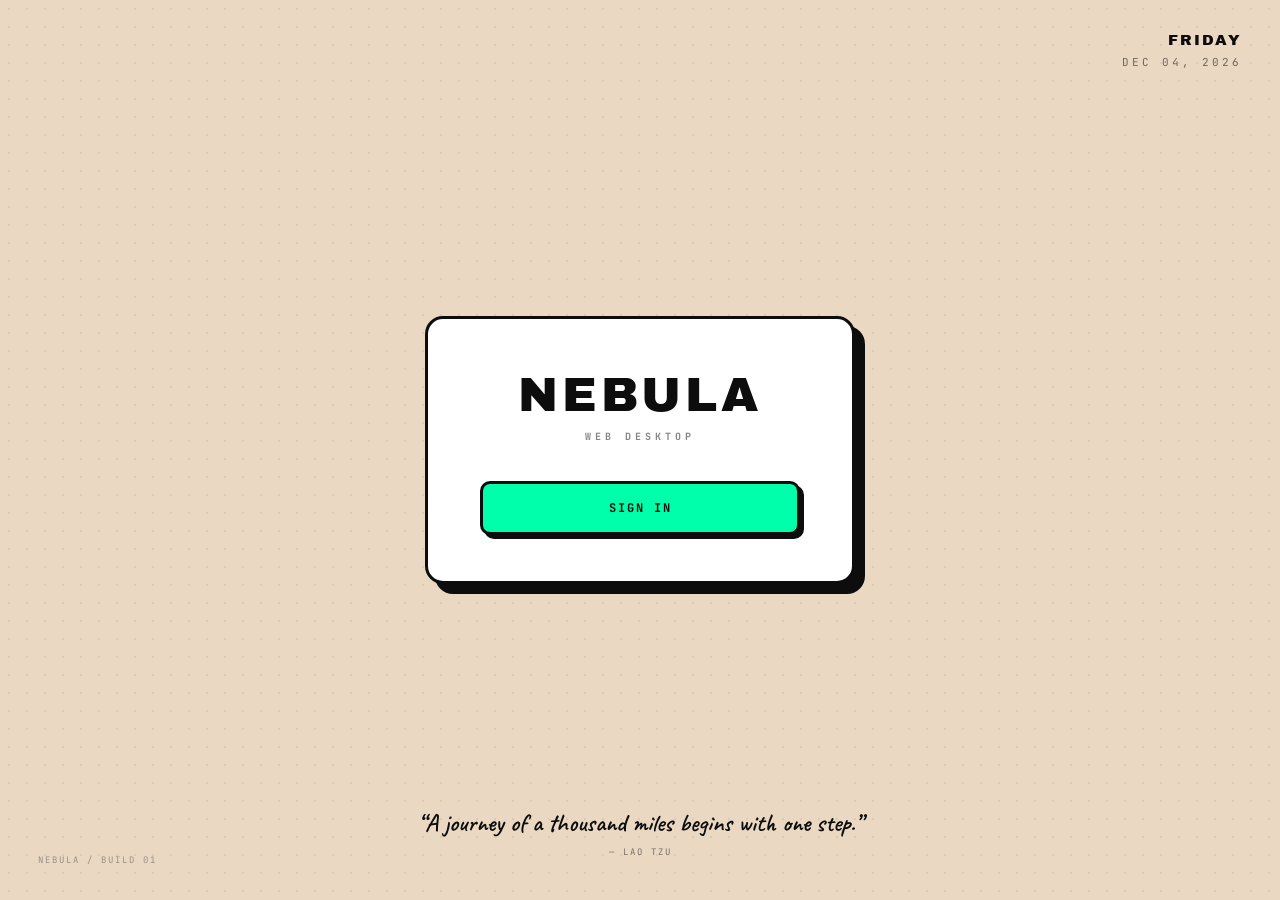
<file: index.html>
<!DOCTYPE html>
<html lang="en">
  <head>
    <meta charset="UTF-8" />
    <meta name="viewport" content="width=device-width, initial-scale=1.0"/>
    <title>NEBULA OS</title>
    <link rel="stylesheet" href="style.css"/>
    <link 
      href="https://fonts.googleapis.com/css2?family=Archivo+Black&family=Caveat:wght@500;600;700&family=Inter:wght@300;400;500;600;700&family=JetBrains+Mono:wght@400;700&family=Syne:wght@400;700;800&display=swap" rel="stylesheet"/>
  </head>
  <body>

<!-- login -->
    <div id="login-screen">
      <div class="login-date">
        <div id="login-day">SATURDAY</div>
        <div id="login-date-text">05 SEP 2026</div>
      </div>

      <div class="login-card">
        <div class="login-logo">NEBULA</div> 
        <div class="login-subtitle">WEB DESKTOP</div>

        <button id="sign-in-btn" class="login-btn">SIGN IN</button>
      </div>

      <div class="login-quote">
        <div class="quote-text">“A journey of a thousand miles begins with one step.”</div>
        <div class="quote-author">— LAO TZU</div>
      </div>

      <div class="login-footer">NEBULA / BUILD 01</div>
    </div>
<!-- desktop -->
    <div id="desktop" style="display:none">
      <div id="desktop-bg"></div>
      <canvas id="wormhole-canvas" 
      style="display:none; position:fixed; inset:0; z-index:99970; pointer-events:none;"> </canvas>
      <div id="toast-container" class="toast-container"></div>
      <div id="topbar">
        <div class="topbar-left">
          <div class="logo-mark">◉</div>
          <div class="logo-text">NEBULA</div>
        </div>
        <div class="topbar-right">
          <span id="date">SUN, JUN21</span>
          <span id="clock" >00:00</span>
        </div>
      </div>

      <div id="desktop-icons">
        <div class="desk-icon" data-app="terminal">
          <div class="desk-icon-box" style="background: #00ffab">
            <svg width="28" height="28" viewBox="0 0 24 24" fill="none" stroke="#000" stroke-width="2.5">
              <polyline points="4 17 10 11 4 5"></polyline>
              <line x1="12" y1="19" x2="20" y2="19"></line>
            </svg>
          </div>
          <div class="desk-icon-label">TERMINAL</div>
        </div>
        <div class="desk-icon" data-app="music">
          <div class="desk-icon-box" style="background: #ff004d">
            <svg width="28" height="28" viewBox="0 0 24 24" fill="none" stroke="#000" stroke-width="2.5">
              <path d="M9 18V5l12-2v13"></path>
              <circle cx="6" cy="18" r="2"></circle>
              <circle cx="18" cy="16" r="3"></circle>
            </svg>
          </div>
          <div class="desk-icon-label">MUSIC</div>
        </div>
        <div class="desk-icon" data-app="calc">
          <div class="desk-icon-box" style="background: #ffde4d">
            <svg width="28" height="28" viewBox="0 0 24 24" fill="none" stroke="#000" stroke-width="2.5">
              <rect x="4" y="2" width="16" height="20" rx="2"></rect>
              <line x1="8" y1="6" x2="16" y2="6"></line>
              <line x1="8" y1="10" x2="16" y2="10"></line>
              <line x1="8" y1="14" x2="16" y2="14"></line>
            </svg>
          </div>
          <div class="desk-icon-label">CALC</div>
        </div>
        <div class="desk-icon" data-app="notes">
          <div class="desk-icon-box" style="background: #4d96ff">
            <svg width="28" height="28" viewBox="0 0 24 24" fill="none" stroke="#000" stroke-width="2.5">
              <path d="M14 2H6a2 2 0 0 0-2 2v16a2 2 0 0 0 2 2h12a2 2 0 0 0 2-2V8z"></path>
              <polyline points="14 2 14 8 20 8"></polyline>
            </svg>
           </div>
           <div class="desk-icon-label">NOTES</div>
        </div>
        <div class="desk-icon" data-app="paint">
          <div class="desk-icon-box" style="background: #ff6b6b">
            <svg width="28" height="28" viewBox="0 0 24 24" fill="none" stroke="#000" stroke-width="2.5">
              <path d="M12 19l7-7 3 3-7 7-3-3z"></path>
              <path d="M18 13l-1.5-7.5L2 2l3.5 14.5L13 18l5-5z"></path>
            </svg>
          </div>
          <div class="desk-icon-label">PAINT</div>
        </div>
        <div class="desk-icon" data-app="game">
          <div class="desk-icon-box" style="background:#38e54d">
            <div style="font-size:28px">🎮</div>
          </div>
          <div class="desk-icon-label">SNAKE</div>
        </div>
        <div class="desk-icon" data-app="pomodoro">
          <div class="desk-icon-box" style="background: #1c1c1e">
            <svg width="28" height="28" viewBox="0 0 24 24" fill="none" stroke="rgba(255,255,255,0.88)" stroke-width="2.5">
              <circle cx="12" cy="12" r="10"></circle>
              <polyline points="12 6 12 12 16 14"></polyline>
            </svg>
          </div>
          <div class="desk-icon-label">FOCUS</div>
        </div>
      </div>

      <div id="widgets">
        <div class="systems-label">NEBULA SYSTEM</div>
        <div class="widget widget-telemetry">
          <div class="widget-header">TELEMETRY</div>
          <div class="telemetry-row">
            <span class="t-label">TIME</span><span id="tel-time">--:--</span>            
          </div>
          <div class="telemetry-row">
            <span class="t-label">UPTIME</span><span id="tel-uptime">0s</span>
          </div>
          <div class="telemetry-row">
            <span class="t-label">INTEGRITY</span><span id="tel-integrity" style="color:var(--green)">100%</span>
          </div>
          <div class="telemetry-row">
            <span class="t-label">STATUS</span><span>NOMINAL</span>
          </div>
        </div>
        <div class="widget widget-notes-sticky">
          <div class="widget-header">QUICK NOTES</div>
          <textarea id="sticky-notes-input" class="sticky-notes-textarea" placeholder="Type a note..." spellcheck="false"></textarea>
          <div class="sticky-notes-footer">
            <span class="sticky-notes-count" id="sticky-char-count">0 chars</span>
            <button class="sticky-notes-clear" id="sticky-notes-clear">CLEAR</button>
          </div>
        </div>
      </div>

      <div id="dock">
        <div class="dock-item" data-app="terminal">
          <div class="dock-box" style="background:#00ffab">⌘</div>
        </div>
        <div class="dock-item" data-app="music">
          <div class="dock-box" style="background:#ff004d">♪</div>
        </div>
        <div class="dock-item" data-app="calc">
          <div class="dock-box" style="background:#ffde4d">⊕</div>
        </div>
        <div class="dock-item" data-app="notes">
          <div class="dock-box" style="background:#4d96ff">✎</div>
        </div>
        <div class="dock-item" data-app="paint">
          <div class="dock-box" style="background:#ff6b6b">🎨</div>
        </div>
        <div class="dock-item" data-app="game">
          <div class="dock-box" style="background:#38e54d">🎮</div>
        </div>
        <div class="dock-item" data-app="pomodoro">
          <div class="dock-box" style="background:#1c1c1e; color:rgba(255,255,255,0.88)">⏱</div>
        </div>
        <div class="dock-divider"></div>
        <div class="dock-item" id="wormhole-trigger">
          <div class="dock-box wormhole-box">🕳</div>
        </div>
      </div>

      <div id="context-menu">
        <div class="ctx-item" data-action="refresh">↻ REFRESH</div>
        <div class="ctx-item" data-action="arrange">▣ ARRANGE</div>
        <div class="ctx-divider"></div>
        <div class="ctx-item" data-action="wallpaper">🖼 REPLACE WALLPAPER</div>
        <div class="ctx-divider"></div>
        <div class="ctx-item" data-action="terminal">⌘ TERMINAL</div>
        <div class="ctx-item" data-action="calc">⊕ CALCULATOR</div>
        <div class="ctx-divider"></div>
        <div class="ctx-item" data-action="about">ⓘ ABOUT</div>
      </div>

      <input type="file" id="wallpaper-input" accept="image/*" style="display:none;">
      <div id="confirm-overlay" style="display:none">
        <div class="window confirm-window">
          <div class="window-header" style="background:var(--red)">
            <div class="window-title">
              <span class="win-icon">⚠️</span>
              <span>WARNING</span>
            </div>
          </div>
          <div class="window-body confirm-body">
            <div class="confirm-content">
              <p class="confirm-message">This Action Will Collapse the Universe and Wipe All Local Data. Proceed?</p>
              <div class="confirm-actions">
                <button class="confirm-btn confirm-btn-yes" id="confirm-yes">COLLAPSE</button>
                <button class="confirm-btn confirm-btn-no" id="confirm-no">CANCEL</button>
              </div>
            </div>
          </div>
        </div>
      </div>

      <!-- wormhole overlay -->
      <div id="wormhole-overlay">
        <div class="wormhole-stage">
          <div class="wormhole-core"></div>
          <div class="wormhole-ring r1"></div>
          <div class="wormhole-ring r2"></div>
          <div class="wormhole-ring r3"></div>
          <div class="wormhole-ring r4"></div>
        </div>
        <div class="wormhole-text">SINGULARITY</div>
        <div class="wormhole-sub">EVERYTHING RETURN TO NOTHING</div>
      </div>
      <!--terminal-->
      <div class="window" id="window-terminal" data-default-w="520" data-default-h="380" style="top: 60px; left: 40px; display: none">
        <div class="window-header" style="background: #00ffab">
          <div class="window-title"><span class="win-icon">⌘</span><span>TERMINAL</span></div>
          <div class="window-controls">
            <button class="win-btn btn-min">−</button>
            <button class="win-btn btn-max">□</button>
            <button class="win-btn btn-close">✕</button>
          </div>
        </div>
        <div class="window-body terminal-body">
          <div class="terminal-output" id="term-output"></div>
          <div class="terminal-input">
            <span class="term-prompt">❯</span>
            <input type="text" id="term-input"  autocomplete="off" spellcheck="false" />
          </div>
        </div>
      </div>

      <!-- music -->
       <div class="window" id="window-music" data-default-w="340" data-default-h="540" style="top:80px; left:400px; display:none">
        <div class="window-header" style="background:#ff004d">
          <div class="window-title"><span class="win-icon"></span><span>MUSIC</span></div>
          <div class="window-controls">
            <button class="win-btn btn-min">−</button>
            <button class="win-btn btn-max">□</button>
            <button class="win-btn btn-close">✕</button>
          </div>
        </div>
        <div class="window-body music-body">
          <input type="file" id="music-file-input" accept="audio/*" multiple style="display:none" />
          <div class="music-player-top">
            <div class="vinyl-player" id="vinyl-drop-zone">
              <div class="vinyl-record" id="vinyl-record">
                <div class="vinyl-grooves"></div>
                <div class="vinyl-label"><div class="vinyl-hole"></div></div>
                <div class="vinyl-drop-hint" id="vinyl-drop-hint">📁 DROP</div>
              </div>
              <div class="vinyl-arm" id="vinyl-arm"></div>
            </div>
            <div class="visualizer">
              <div class="viz-bar"></div><div class="viz-bar"></div><div class="viz-bar"></div>
              <div class="viz-bar"></div><div class="viz-bar"></div><div class="viz-bar"></div>
              <div class="viz-bar"></div><div class="viz-bar"></div>
            </div>
            <div class="track-info">
              <div class="track-name" id="track-name">NO TRACK SELECTED</div>
              <div class="track-artist" id="track-artist">ADD MUSIC TO BEGIN</div>
            </div>
            <div class="progress-track"><div class="progress-fill" id="progress-fill"></div></div>
            <div class="music-controls">
              <button class="m-btn" id="m-prev">⏮</button>
              <button class="m-btn m-play" id="m-play">▶</button>
              <button class="m-btn" id="m-next">⏭</button>
              <button class="m-btn m-upload" id="m-upload" title="Load Audio">📁</button>
            </div>
            <div class="music-volume">
              <label>VOL</label>
              <input type="range" id="music-volume" min="0" max="100" value="70"/>
            </div>
          </div>
          <div class="music-playlist">
            <div class="playlist-header">
              <span>PLAYLIST</span>
              <button class="playlist-clear-btn" id="playlist-clear-btn" style="display:none">CLEAR</button>
            </div>
            <ul class="playlist-tracks" id="playlist-tracks">
              <li class="playlist-empty">Awaiting waveform input....</li>
            </ul>
          </div>
        </div>
       </div>


     <!-- calculator -->
      <div class="window" id="window-calc" data-default-w="320" data-default-h="480" style="top: 120px; left: 200px; display: none">
        <div class="window-header" style="background: #ffde4d">
          <div class="window-title"><span class="win-icon">⊕</span><span>CALCULATOR</span></div>
          <div class="window-controls">
            <button class="win-btn btn-min">−</button>
            <button class="win-btn btn-max">□</button>
            <button class="win-btn btn-close">✕</button>
          </div>
        </div>
        <div class="window-body calc-body">
          <div class="calc-display">
            <div class="calc-history" id="calc-history"></div>
            <div class="calc-current" id="calc-current">0</div>
          </div>
          <div class="calc-keypad">
            <button class="c-btn c-op" data-op="C">AC</button>
            <button class="c-btn c-op" data-op="±">±</button>
            <button class="c-btn c-op" data-op="%">%</button>
            <button class="c-btn c-op" data-op="÷">÷</button>
            <button class="c-btn c-num" data-val="7">7</button>
            <button class="c-btn c-num" data-val="8">8</button>
            <button class="c-btn c-num" data-val="9">9</button>
            <button class="c-btn c-op" data-op="×">×</button>
            <button class="c-btn c-num" data-val="4">4</button>
            <button class="c-btn c-num" data-val="5">5</button>
            <button class="c-btn c-num" data-val="6">6</button>
            <button class="c-btn c-op" data-op="−">−</button>
            <button class="c-btn c-num" data-val="1">1</button>
            <button class="c-btn c-num" data-val="2">2</button>
            <button class="c-btn c-num" data-val="3">3</button>
            <button class="c-btn c-op" data-op="+">+</button>
            <button class="c-btn c-num c-wide" data-val="0">0</button>
            <button class="c-btn c-num" data-val=".">.</button>
            <button class="c-btn c-eq" data-op="=">=</button>
          </div>
        </div>
      </div>

      <!-- notes -->
      <div class="window" id="window-notes" data-default-w="360" data-default-h="420" style="top:100px; left:600px; display:none">
        <div class="window-header" style="background:#4d96ff">
          <div class="window-title"><span class="win-icon">✎</span><span>NOTES</span></div>
          <div class="window-controls">
            <button class="win-btn btn-min">−</button>
            <button class="win-btn btn-max">□</button>
            <button class="win-btn btn-close">✕</button>
          </div>
        </div>
        <div class="window-body notes-body">
          <div class="notes-toolbar">
            <button class="note-tool" data-cmd="bold"><b>B</b></button>
            <button class="note-tool" data-cmd="italic"><i>I</i></button>
            <button class="note-tool" data-cmd="underline"><u>U</u></button>
          </div>
          <div class="notes-editor" contenteditable="true" spellcheck="false">
            <p><b>🎉 Welcome to Nebula OS! 🎉</b></p>
            <p>You've successfully hacked into the mainframe... just kidding, this is a webOS. But you look very cool doing it. 😎</p>
            <p><b>How to survive here:</b></p>
            <p>• <b>Click things:</b> Specifically, those big chunky icons. They do stuff.</p>
            <p>• <b>Terminal:</b> Type random words in there. Who knows? You might summon a black hole.</p>
            <p>• <b>Wormhole:</b> Speaking of black holes, click the 🕳 Wormhole if you want to aggressively delete this reality.</p>
            <p>• <b>Bottom Dock:</b> Use it when you get lost in the sauce.</p>
            <p></p>
            <p><i>Status: 100% stable (unless you divide by zero). 🚀</i></p>
          </div>
        </div>
      </div>

      <!-- paint -->
      <div class="window" id="window-paint" data-default-w="600" data-default-h="480" style="top:60px; left:300px; display:none">
        <div class="window-header" style="background:#ff6b6b">
          <div class="window-title"><span class="win-icon">🎨</span><span>PAINT</span></div>
          <div class="window-controls">
            <button class="win-btn btn-min">−</button>
            <button class="win-btn btn-max">□</button>
            <button class="win-btn btn-close">✕</button>
          </div>
        </div>
        <div class="window-body paint-body">
          <div class="paint-toolbar">
            <div class="paint-colors">
              <button class="paint-color active" data-color="#000000" style="background:#000"></button>
              <button class="paint-color" data-color="#ff004d" style="background:#ff004d"></button>
              <button class="paint-color" data-color="#4d96ff" style="background:#4d96ff"></button>
              <button class="paint-color" data-color="#00ffab" style="background:#00ffab"></button>
              <button class="paint-color" data-color="#ffde4d" style="background:#ffde4d"></button>
              <button class="paint-color" data-color="#ff6b6b" style="background:#ff6b6b"></button>
              <button class="paint-color" data-color="#ffffff" style="background:#fff"></button>  
            </div>
            <div class="paint-tools">
              <button class="paint-btn active" data-tool="brush" title="Brush">〰️</button>
              <button class="paint-btn" data-tool="line" title="Line">📏</button>
              <button class="paint-btn" data-tool="rect" title="Rectangle">⬜</button>
              <button class="paint-btn" data-tool="circle" title="Circle">⭕</button>
              <label>SIZE</label>
              <input type="range" id="brush-size" min="1" max="20" value="4" />
              <button class="paint-btn" id="paint-undo" title="Undo (Ctrl+Z)">↩️</button>
              <button class="paint-btn" id="paint-clear" title="Clear Canvas">🗑️</button>
              <button class="paint-btn" id="paint-save" title="Save PNG">💾</button>
            </div>
          </div>
          <div class="paint-canvas-area">
            <canvas id="paint-canvas"></canvas>
          </div>
        </div>
      </div>

      <!-- snake -->
      <div class="window" id="window-game" data-default-w="360" data-default-h="480" style="top:40px; left:250px; display:none">
        <div class="window-header" style="background:#38e54d">
          <div class="window-title"><span class="win-icon">🎮</span><span>Snake Game</span></div>
          <div class="window-controls">
            <button class="win-btn btn-min">−</button>
            <button class="win-btn btn-max">□</button>
            <button class="win-btn btn-close">✕</button>
          </div>
        </div>
        <div class="window-body game-body">
          <div class="game-header">
            <div>SCORE: <span id="game-score">0</span></div>
            <div>BEST:<span id="game-high">0</span></div>
          </div>
          <div class="game-canvas-wrap">
            <canvas id="game-canvas" width="300" height="300"></canvas>
          </div>
          <div class="game-controls">
            <button class="game-btn" id="game-start">START</button>
            <button class="game-btn game-stop" id="game-stop" style="display:none">STOP</button>
            <div class="game-hint">MANUAL OVERRIDE: ARROW KEYS</div> 
          </div>
        </div>
      </div>

      <!-- focus timer -->
       <div class="window" id="window-pomodoro" data-default-w="340" data-default-h="460" style="top:80px; left:500px; display:none">
        <div class="window-header pomo-header-dark">
          <div class="window-title">
            <span class="win-icon">⏱</span>
            <span>FOCUS TIMER</span>
          </div>
          <div class="window-controls">
            <button class="win-btn btn-min">−</button>
            <button class="win-btn btn-max">□</button>
            <button class="win-btn btn-close">✕</button>
          </div>
        </div>
        <div class="window-body pomo-body">
          <div class="pomo-modes">
            <button class="pomo-mode-btn active" data-mode="focus">FOCUS</button>
            <button class="pomo-mode-btn" data-mode="short">SHORT BREAK</button>
            <button class="pomo-mode-btn" data-mode="long">LONG BREAK</button>
            <button class="pomo-mode-btn" data-mode="custom">CUSTOM</button>
          </div>
          <div class="pomo-timer-display" id="pomo-display">25:00</div>
          <div class="pomo-label" id="pomo-label">FOCUS SESSION</div>
          <div class="pomo-progress-wrap">
            <div class="pomo-progress-bar" id="pomo-progress"></div>
          </div>
          <div class="pomo-controls">
            <button class="pomo-btn pomo-start" id="pomo-start">START</button>
            <button class="pomo-btn pomo-reset" id="pomo-reset">RESET</button>
          </div>
          <div class="pomo-sessions">
            <span class="pomo-session-label">SESSIONS COMPLETED</span>
            <span class="pomo-sessions-count" id="pomo-sessions">0</span>
          </div>
          <div class="pomo-custom-overlay" id="pomo-custom-overlay" style="display:none;">
            <div class="pomo-custom-box">
              <div class="pomo-custom-title">SET CUSTOM TIME</div>
              <div class="pomo-custom-type-toggle">
                <input type="radio" id="ctype-focus" name="ctype" value="focus" checked>
                <label for="ctype-focus">FOCUS</label>
                <input type="radio" id="ctype-break" name="ctype" value="break">
                <label for="ctype-break">BREAK</label>
              </div>
              <div class="pomo-custom-inputs">
                <div class="pomo-time-group">
                  <input type="number" id="pomo-custom-h" min="0" max="99" value="0">
                  <label>HR</label>
                </div>
                <div class="pomo-time-sep">:</div>
                <div class="pomo-time-group">
                  <input type="number" id="pomo-custom-m" min="0" max="59" value="10">
                  <label>MIN</label>
                </div>
                <div class="pomo-time-sep">:</div>
                <div class="pomo-time-group">
                  <input type="number" id="pomo-custom-s" min="0" max="59" value="0">
                  <label>SEC</label>
                </div>
              </div>
              <div class="pomo-custom-actions">
                <button class="pomo-custom-btn btn-cancel" id="pomo-custom-cancel">CANCEL</button>
                <button class="pomo-custom-btn btn-set" id="pomo-custom-set">SET</button>
              </div>
            </div>
          </div>
        </div>
      </div>
    </div>


    <script src="script.js"></script>
  </body>
</html>
</file>
<file: style.css>
* {margin:0; padding:0; box-sizing:border-box;}

:root {
  --bg: #f0ece7;
  --black: #0d0d0d;
  --white: #fff;
  --yellow: #ffde4d;
  --red: #ff004d;
  --green: #38e54d;
  --mint: #00ffab;
  --accent: #b98eff;
  --pink: #ff6b6b;
  --cyan: #4d96ff;
  --font-display: 'Archivo Black', sans-serif;
  --font-body: 'Inter', sans-serif;
  --font-mono: 'JetBrains Mono', monospace;
  --border: 3px solid var(--black);
  --shadow: 4px 4px 0 var(--black);
  --shadow-sm: 3px 3px 0 var(--black);
}

body{
    font-family:var(--font-body);
    background:var(--bg);
    color:var(--black);
    overflow:hidden;
    height:100vh; width:100vw;
    -webkit-font-smoothing:antialiased;
}

/* login */
#login-screen{
  position:fixed; inset:0;
  z-index:100000;
  display:flex;
  align-items:center; justify-content:center;
  overflow:hidden;
  background-color:#ead8c3;
  background-image:
    radial-gradient(rgba(13,13,13,.07) 1px, transparent 1px);
  background-size:18px 18px;
  animation:loginBackground 16s linear infinite;
}

.login-date{
  position:absolute;
  top:32px; right:38px;
  text-align:right;
  font-family:var(--font-mono);
  color:var(--black); line-height:1.1; animation:loginDateIn .6s ease-out .15s both;
}

.login-date #login-day{
  font-family:var(--font-display);
  font-size:15px;
  letter-spacing:2px;
}

.login-date #login-date-text{
  margin-top:7px;
  font-size:11px;
  letter-spacing:3px;
  opacity:.55;
}

.login-card{
  position:relative; z-index:2;
  width:430px; padding:52px 52px 46px;
  background:#fff; border:var(--border);
  border-radius:18px;
  box-shadow:10px 10px 0 var(--black);
  text-align:center;
  animation:loginCardIn .6s cubic-bezier(.34,1.56,.64,1) both;
}

.login-logo{
  font-family:var(--font-display);
  font-size:48px;
  letter-spacing:4px;
  line-height:1;
}

.login-subtitle{
  margin-top:11px;
  font-family:var(--font-mono);
  font-size:10px; font-weight:700;
  letter-spacing:4px;
  opacity:.5;
}

.login-btn{
  margin-top:38px;
  width:100%;
  padding:16px 18px;
  border:var(--border); border-radius:10px;
  background:var(--mint);
  color:var(--black); box-shadow:4px 4px 0 var(--black);
  font-family:var(--font-mono);
  font-size:12px; font-weight:700;
  letter-spacing:2px; cursor:pointer;
  transition:transform .15s, box-shadow .15s;
}

.login-btn:hover{
  transform:translate(-2px,-2px);
  box-shadow:6px 6px 0 var(--black);
}

.login-btn:active{
  transform:translate(2px,2px);
  box-shadow:2px 2px 0 var(--black);
}

.login-quote{
  position:absolute;
  left:50%; bottom:42px; width:min(700px,80vw); transform:translateX(-50%);
  text-align:center;
  animation:loginQuoteIn .7s ease-out .25s both;
}

.quote-text{
  font-family:'Caveat', cursive;
  font-size:25px;
  font-weight:600;  line-height:1.25; color:var(--black);
}

.quote-author{
  margin-top:7px; font-family:var(--font-mono);
  font-size:9px;
  letter-spacing:2px;
  opacity:.5;
}

.login-footer{
  position:absolute;
  left:38px;
  bottom:34px; font-family:var(--font-mono);
  font-size:9px;
  letter-spacing:2px;
  opacity:.35;
}

@keyframes loginBackground{
  from{
    background-position:0 0;
  }
  to{
    background-position:36px 36px;
  }
}

@keyframes loginCardIn{
  from{
    opacity:0;
    transform:translateY(22px) scale(.96);
  }
  to{
    opacity:1;
    transform:translateY(0) scale(1);
  }
}

@keyframes loginDateIn{
  from{
    opacity:0;
    transform:translateY(-10px);
  }
  to{
    opacity:1;
    transform:translateY(0);
  }
}

@keyframes loginQuoteIn{
  from{
    opacity:0;
    transform:translateX(-50%) translateY(12px);
  }
  to{
    opacity:1;
    transform:translateX(-50%) translateY(0);
  }
}

#desktop-bg{
  position:fixed;
  inset:0;
  z-index:0;
  background:#ead8c3 url('wallpaper.jpg') center center / cover no-repeat;
}

/* topbar */
#topbar{
  position:absolute;
  top:0;
  left:0;
  right:0; height:48px;
  background:rgba(255,255,255,.24);
  backdrop-filter:blur(18px) saturate(135%);
  -webkit-backdrop-filter:blur(18px) saturate(135%); border-bottom:1px solid rgba(255,255,255,.55);
  box-shadow: 0 4px 18px rgba(0,0,0,.08), inset 0 1px 0 rgba(255,255,255,.45);
  display:flex;
  align-items:center; justify-content:space-between;
  padding:0 20px;
  z-index:100;
  transition:background .3s, backdrop-filter .3s;
}
.topbar-left{
    display:flex; align-items:center; gap:10px;
}

.logo-mark{
    font-size:18px; 
    color:var(--red);
}

.logo-text {
  font-family: var(--font-display);
  font-size: 16px;
  letter-spacing: 2px;
}

.topbar-right{
    display:flex; gap:20px; 
    align-items:center;
}

#date{
    font-family:var(--font-mono);
    font-size:12px;font-weight:700;
    letter-spacing:1px;
    opacity:.7;
}

#clock{
    font-family:var(--font-mono); 
    font-size:14px; font-weight:700; 
    background:var(--black); color:var(--accent); 
    padding:4px 12px; border-radius:4px; 
    min-width:70px; text-align:center; letter-spacing:1px;

}

.clock-glitch{animation:clockGlitch .08s ease infinite; 
    background:var(--red) !important; 
    color:#fff !important;}
@keyframes clockGlitch{
    0%,100%{transform:translate(0,0) skewX(0)}
    20%{transform:translate(-2px,-1px) skewX(-2deg)}
    40%{transform:translate(2px,-1px)skewX(2deg)}
    60%{transform:translate(-1px,-1px)skewX(1deg)}
    80%{transform:translate(1px,2px) skewX(-1deg)}
}

/* desktop icons */
#desktop-icons{
    position:absolute; top:60px; left:20px;
    display:flex; flex-direction:column; gap:20px; z-index:1;
}
.desk-icon{
    display:flex; flex-direction:column; 
    align-items:center; gap:8px; 
    cursor:pointer;
    width:80px; user-select:none; 
    transition:transform .2s cubic-bezier(0.34,1.56,0.64,1);
}
.desk-icon:hover{transform: translateY(-4px) scale(1.05);}
.desk-icon-box{
    width:56px; 
    height:56px; border-radius:12px; 
    border:var(--border); 
    box-shadow:var(--shadow-sm); display:flex; align-items:center; 
    justify-content:center; transition:all .2s;
}
.desk-icon:hover .desk-icon-box { box-shadow: 6px 6px 0 var(--black); transform: rotate(-3deg); }
.desk-icon-label {
  font-family: var(--font-display); font-size: 10px; letter-spacing: 2px;
  color: #fff; text-align: center;
  text-shadow: 1px 1px 0 rgba(0,0,0,.85), -1px -1px 0 rgba(0,0,0,.85), 1px -1px 0 rgba(0,0,0,.85), -1px 1px 0 rgba(0,0,0,.85), 0 2px 5px rgba(0,0,0,.5);
}

/* widgets */
#widgets{
    position:absolute; top:60px; right:20px;
    display:flex; 
    flex-direction:column; 
    gap:16px; z-index:1;
}

.systems-label{
    font-family:var(--font-mono); font-size:10px;
    font-weight:700;
    letter-spacing:2px; color:#fff;
    margin-bottom:-6px;
    padding-left:4px;
    text-shadow:1px 1px 0 rgba(0,0,0,0.8), -1px -1px 0 rgba(0,0,0,0.8), 0 2px 6px rgba(0,0,0,0.5);
}

.widget{
    background:#fff; border:var(--border); 
    box-shadow:var(--shadow); 
    border-radius:10px;
    padding:16px; min-width:180px; 
    user-select:none; transition:transform 0.2s;
}
.widget:hover{transform: translate(-3px,-3px);
    box-shadow:7px 7px 0 var(--black); 
}

.widget-header{
    font-family:var(--font-mono); 
    font-weight:700; 
    font-size:12px; margin-bottom: 12px; 
    border-bottom:2px solid var(--black); 
    padding-bottom:6px;
}
.widget-telemetry{min-width:200px;}
.telemetry-row{display:flex; 
    justify-content:space-between; 
    margin-bottom:8px; 
    font-family:var(--font-mono); 
    font-size:10px; font-weight:700;}
.t-label{opacity: 0.6;}

.widget-notes-sticky{min-width:220px; 
    display:flex; 
    flex-direction:column;}

.sticky-notes-textarea{
    width:100%; min-height:110px; 
    resize: none; border:none; 
    outline:none; background:transparent;
    font-family:var(--font-body); 
    font-size:12px; line-height:1.5; padding:4px 0; color:var(--black);
}
.sticky-notes-textarea::placeholder { color: rgba(0,0,0,.3); 
    font-style: italic; }
.sticky-notes-footer { display: flex; 
    justify-content: space-between; 
    align-items: center; margin-top: 8px; }

.sticky-notes-count { font-family: var(--font-mono); 
    font-size: 9px; opacity: .45; }

.sticky-notes-clear {
    font-family: var(--font-mono); 
    font-size: 9px; 
    font-weight: 700;
    background: #fff; 
    border: 2px solid var(--black); padding: 3px 8px;
    cursor: pointer; box-shadow: 2px 2px 0 var(--black); 
    letter-spacing: 1px;
}

.sticky-notes-clear:hover { transform: translate(-1px,-1px); 
    box-shadow: 3px 3px 0 var(--black); }

/* dock */
#dock{
  position:absolute;
  bottom:20px;
  left:50%; transform:translateX(-50%);
  display:flex; align-items:flex-end;
  gap:14px;
  background:rgba(255,255,255,.22); backdrop-filter:blur(18px) saturate(135%);
  -webkit-backdrop-filter:blur(18px) saturate(135%);
  border:1px solid rgba(255,255,255,.6);
  box-shadow:
    0 8px 24px rgba(0,0,0,.12),
    inset 0 1px 0 rgba(255,255,255,.5);
  border-radius:18px;
  padding:14px 20px;
  z-index:300;
}

.dock-item{cursor:pointer; 
    user-select:none; 
    transition:all 0.3s cubic-bezier(0.34,1.56,0.64,1);}
.dock-item:hover{transform:translateY(-16px)scale(1.2);}

.dock-box{
    width:48px; 
    height:48px; 
    border-radius:14px; 
    border:3px solid var(--black); 
    box-shadow:3px 3px 0 var(--black);
    display:flex; align-items:center; 
    justify-content:center; font-size:20px; 
    transition:box-shadow 0.15s;
}

.dock-item:hover .dock-box{box-shadow:5px 5px 0 var(--black);}

.dock-divider{width:3px; 
    height:40px; 
    background:var(--black); 
    border-radius:2px; 
    margin:0 4px; align-self:center;}

.wormhole-box{background:#0d0d0d !important; color:var(--mint); animation:wormholePulse 2s ease-in-out infinite;}
@keyframes wormholePulse{
    0%, 100%{box-shadow: 3px 3px 0 var(--black), 0 0 0 0 rgba(0,255,171,0.4);}
    50%{box-shadow:3px 3px 0 var(--black), 0 0 0 10px rgba(0,255,171,0);}

}

/* content-menu */
#context-menu{
    position: absolute;
    background:#fff;
    border:var(--border); box-shadow:var(--shadow);
    border-radius:12px; padding:8px; display:none; z-index:9999;
    min-width:200px; user-select:none; 
    animation:menuPop .2s cubic-bezier(0.34,1.56,0.64,1);
}
@keyframes menuPop{from {opacity:0; transform:scale(.85) translateY(8px);} to {opacity:1; transform:none;}}

.ctx-item{
    padding:11px 16px; 
    font-family:var(--font-mono); 
    font-size:12px; 
    font-weight:700; letter-spacing:1px; 
    cursor:pointer; 
    border-radius:8px; transition:background .12s;
}

.ctx-item:hover{
    background:var(--black);
    color:var(--yellow);
}

.ctx-divider{
    height:2px;
    background:rgba(0,0,0,0.08); 
    margin:6px 0;
}

/* windows */
.window {
    position: absolute;
    background: #fff;
    border: var(--border);
    box-shadow: var(--shadow);
    border-radius: 16px;
    overflow: hidden;
    z-index: 500;
    display: none;
    flex-direction: column;
    transition: width .2s, height .2s, transform .15s, opacity .15s;
}
.window.active {
    z-index: 600;
    box-shadow: 8px 8px 0 var(--black);
}

.window.maximized {
    top: 0 !important;
    left: 0 !important;
    width: 100% !important;
    height: 100% !important;
    border-radius: 0 !important;
    animation: none !important;
    transform: none !important;
}
.window.maximized .window-body {
    flex: 1;
    overflow: auto;
}
@keyframes fadeIn {
  from {
    opacity: 0;
  }
  to {
    opacity: 1;
  }
}

@keyframes windowOpen {
  from {
    opacity: 0;
    transform: scale(.75) translateY(30px);
  }
  to {
    opacity: 1;
    transform: none;
  }
}

@keyframes winClose {
    to {
        transform: scale(.95);
        opacity: 0;
    }
}
@keyframes winMin {
    to {
        transform: scale(.2) translateY(500px);
        opacity: 0;
    }
}

.window.window-opening {
  animation: windowOpen .35s cubic-bezier(0.34, 1.56, 0.64, 1) forwards;
}

.window.window-closing {
    animation: winClose .15s ease forwards;
}
.window.window-minimizing {
    animation: winMin .25s ease forwards;
}

.window-header {
    display: flex;
    justify-content: space-between; align-items: center;
    padding: 12px 16px; cursor: move;
    user-select: none;
    border-bottom: 3px solid var(--black); flex-shrink: 0;
}

.window-title {
    display: flex;
    align-items: center;  gap: 10px;
    font-family: var(--font-display); font-size: 14px;
    letter-spacing: 1px;
}

.win-icon {
    font-size: 18px;
}

.window-controls {
    display: flex;
    gap: 8px;
}

.win-btn {
    width: 24px;
    height: 24px;
    border-radius: 50%;
    border: 2px solid var(--black);
    background: #fff;
    box-shadow: 2px 2px 0 var(--black);
    display: flex; align-items: center; justify-content: center;
    font-size: 12px;
    font-weight: 700; cursor: pointer; transition: all 0.12s;
}
.win-btn:hover {
    transform: translate(-1px, -1px);
    box-shadow: 3px 3px 0 var(--black);
}

.btn-min:hover {
    background: var(--yellow);
}

.btn-max:hover {
    background: var(--green);
}

.btn-close:hover {
    background: var(--red);
    color: #fff;
}

.window-body {
    flex: 1; overflow: auto;
    display: flex;
    flex-direction: column;
}

/* terminal */
.terminal-body { background: var(--black); display: flex; flex-direction: column; flex: 1; }
.terminal-output {
  flex: 1; padding: 20px; 
  overflow-y: auto;
  font-family: var(--font-mono); font-size: 13px; line-height: 1.8; color: var(--mint);
}

.term-line{margin-bottom:4px; opacity:0; animation:termLine .25s ease forwards;}

@keyframes termLine{to{opacity:1}}

.term-welcome{color:rgba(255,255,255,0.38);}

.term-cmd{color:var(--yellow); background:rgba(255,222,77,.12); padding:2px 8px; border-radius:4px;}

.term-ascii{white-space: pre; font-family:var(--font-mono); line-height:1.2; color:var(--green); margin-bottom:8px;}

.term-alert{color:var(--red) !important; font-weight:bold;}

.term-warning{color:var(--yellow)!important;}

.help-table{
    display:grid; grid-template-columns:auto 1fr; gap:8px 20px;
    margin:12px 0 ;padding:12px;
    background:rgba(255,255,255,0.04); border:1px solid rgba(255,255,255,0.08); border-radius:6px; 
}

.help-cmd{color:var(--yellow); font-weight:700;}

.help-desc{color:rgba(255,255,255,0.65);}

.terminal-input {
  display: flex; align-items: center; gap: 10px;
  padding: 14px 20px; border-top: 1px solid rgba(255,255,255,.1);
  background: rgba(0,0,0,.4); flex-shrink: 0;
}

.term-prompt{color:var(--green);font-weight:700; font-size:16px;}

#term-input{
    background:none; border:none; outline:none; color:var(--mint); font-family:var(--font-mono); font-size:13px; flex:1; caret-color:var(--green);
}

/* music */

.music-body{display:flex; 
    flex-direction:column; 
    padding:20px; flex:1; overflow:hidden;}
.music-player-top{display:flex; 
    flex-direction:column; 
    align-items:center; 
    gap:16px; flex-shrink:0;}
.vinyl-player{position:relative; 
    width:180px; 
    height:180px; flex-shrink:0;}
.vinyl-record{
    width:160px; 
    height:160px; 
    border-radius:50%; 
    background:var(--black);
    position:absolute; 
    top:50%; 
    left:50%; 
    transform:translate(-50%,-50%);
    border:3px solid var(--black);
    box-shadow:4px 4px 0 var(--black);
    display:flex; align-items:center; 
    justify-content: center; transition:all .3s;
}

.vinyl-record.playing{animation:vinylSpin 2.5s linear infinite;}

.vinyl-record.drag-over{box-shadow:0 0 0 4px var(--yellow), 4px 4px 0 var(--black); transform:translate(-50%,-50%) scale(1.05);}

@keyframes vinylSpin{
    from{transform: translate(-50%,-50%) rotate(0deg);}
    to{transform: translate(-50%,-50%) rotate(360deg);}
}

.vinyl-grooves{position:absolute; inset:10px; border-radius: 50%;
    background:repeating-radial-gradient(circle at center, transparent 0, transparent 3px, rgba(255,255,255,0.05) 4px, transparent 5px);
}

.vinyl-label{width:48px; 
    height:48px; 
    border-radius:50%; 
    background:var(--red); 
    border:3px solid var(--black); 
    display:flex; align-items:center;
    justify-content:center; 
    position:relative; z-index: 2;}
.vinyl-hole{width:12px; 
    height:12px;
    border-radius:50%; 
    background:var(--black);}

.vinyl-arm{
    position:absolute; top:-8px; right:25px;
    width:4px; height:70px;
    background:linear-gradient(to bottom, #ccc, #888);
    border:2px solid var(--black); 
    border-radius:2px; 
    transform-origin:top-center; transform:rotate(-35deg);
    transition:transform .6s cubic-bezier(0.34,1.56,0.64,1);
    box-shadow:2px 2px 0 var(--black); 
}
.vinyl-arm.playing { transform: rotate(15deg); }
.vinyl-drop-hint { position: absolute; 
    font-family: var(--font-mono); 
    font-size: 10px; 
    font-weight: 700; 
    color: var(--yellow); 
    opacity: 0; 
    transition: opacity .3s; 
    pointer-events: none; z-index: 10; }

.vinyl-record.drag-over .vinyl-drop-hint { opacity: 1; }

.visualizer { display: flex; 
    gap: 5px;
    height: 50px; 
    align-items: flex-end; 
    justify-content: center; 
    width: 100%; }

.viz-bar { width: 8px; 
    height: 6px;
    background: var(--red); 
    border: 2px solid var(--black); 
    border-radius: 4px; 
    transition: height .05s; }
.viz-bar.active { animation: vizBounce .5s ease infinite alternate; }
.viz-bar:nth-child(2) { animation-delay: .08s }
.viz-bar:nth-child(3) { animation-delay: .16s }
.viz-bar:nth-child(4) { animation-delay: .24s }
.viz-bar:nth-child(5) { animation-delay: .32s }
.viz-bar:nth-child(6) { animation-delay: .40s }
.viz-bar:nth-child(7) { animation-delay: .48s }
.viz-bar:nth-child(8) { animation-delay: .56s }
@keyframes vizBounce { from { height: 6px } to { height: 42px } }

.track-info { text-align: center; }
.track-name { font-family: var(--font-display); 
    font-size: 17px; 
    letter-spacing: 2px; }
.track-artist { font-family: var(--font-mono); 
    font-size: 11px; 
    letter-spacing: 2px; 
    opacity: .55; margin-top: 4px; }

.progress-track { width: 100%; 
    height: 10px; 
    background: var(--bg); 
    border: 2px solid var(--black); 
    border-radius: 5px; 
    overflow: hidden; cursor: pointer; }

.progress-fill { height: 100%; 
    width: 0; background: var(--red); 
    transition: width .1s linear; }

.music-controls { display: flex; gap: 12px; align-items: center; }

.m-btn {
    width: 48px; height: 48px; 
    border-radius: 50%;
    border: 3px solid var(--black); background: #fff; 
    box-shadow: 3px 3px 0 var(--black);
    cursor: pointer; 
    font-size: 16px; display: flex; 
    align-items: center; 
    justify-content: center; 
    transition: all .15s;
}

.m-btn:hover { transform: translateY(-2px); 
    box-shadow: 5px 5px 0 var(--black); }
.m-play { width: 64px; 
    height: 64px; 
    font-size: 22px; 
    background: var(--red); color: #fff; }

.m-upload { background: var(--yellow); }

.music-volume { display: flex; 
    align-items: center; 
    gap: 10px; 
    font-family: var(--font-mono); 
    font-size: 10px; 
    font-weight: 700; }
.music-volume input { width: 100px; }
.music-playlist { margin-top: 16px; 
    flex: 1;
    min-height: 0; display: flex; 
    flex-direction: column; 
    border-top: 2px dashed var(--black); 
    padding-top: 10px; }
.playlist-header { display: flex; 
    justify-content: space-between; 
    align-items: center; 
    font-family: var(--font-display); font-size: 13px; 
    margin-bottom: 8px; }
.playlist-clear-btn { background: none; 
    border: none; 
    color: var(--red); 
    font-family: var(--font-mono); 
    font-size: 10px; 
    cursor: pointer; }

.playlist-clear-btn:hover { text-decoration: underline; }

.playlist-tracks { list-style: none; 
    overflow-y: auto; flex: 1; }

.playlist-empty { font-family: var(--font-mono); 
    font-size: 11px; 
    text-align: center; 
    opacity: .5; padding: 20px 0; }

.playlist-track { display: flex; 
    justify-content: space-between; 
    align-items: center; padding: 8px; 
    font-family: var(--font-mono); 
    font-size: 12px; 
    border-bottom: 1px solid rgba(0,0,0,.08); 
    cursor: pointer; }

.playlist-track:hover { background: rgba(0,0,0,.04); }

.playlist-track.active { background: var(--yellow); 
    font-weight: bold; }
.track-info-left { display: flex; 
    gap: 8px; 
    align-items: center; 
    overflow: hidden; white-space: nowrap; 
    text-overflow: ellipsis; }

.track-number { opacity: .45; 
    font-size: 10px; }

.track-duration { opacity: .6; 
    font-size: 10px; }

.track-remove { background: none; 
    border: none; 
    color: var(--red); 
    cursor: pointer; opacity: 0; font-size: 12px; 
    padding: 0 4px; }

.playlist-track:hover .track-remove { opacity: 1; }

/* calculator */
.calc-body{display:flex; 
    flex-direction:column; 
    gap:16px; padding:20px; flex:1;
}
.calc-display{
    background:var(--black); border:3px solid var(--black); box-shadow:4px 4px 0 var(--black);
    border-radius:10px; padding:16px 20px; text-align:right;
}

.calc-history{
    font-family:var(--font-mono); 
    font-size:12px; color:rgba(255,255,255,0.35);
    min-height:18px; 
}

.calc-current{font-family:var(--font-display);
    font-size:40px; color:#fff; letter-spacing:1px; margin-top:4px;
}

.calc-keypad{display:grid; grid-template-columns:repeat(4,1fr); 
gap:10px; flex:1;}
.c-btn {
    border-radius: 10px; border: 3px solid var(--black); font-family: var(--font-display);
    font-size: 20px; min-height: 56px; cursor: pointer;
    display: flex; align-items: center; justify-content: center;
    box-shadow: 3px 3px 0 var(--black); transition: all .1s;
}
.c-btn:hover{transform:translateY(-2px); box-shadow:5px 5px 0 var(--black);}

.c-btn:active{transform:translateY(2px); box-shadow:1px 1px 0 var(--black);}
.c-num{background:#fff;}

.c-op{background:var(--yellow);}

.c-eq{background:var(--green);}
.c-wide{grid-column: span 2;}

/* notes */
.notes-body{
    padding:0 ;display:flex; flex-direction:column;
    flex:1;
}
.notes-toolbar{display:flex; gap:8px; padding:12px 16px; border-bottom:3px solid var(--black); background:var(--bg);}
.note-tool{
    width:36px; height:36px; border-radius:8px; 
    border:3px solid var(--black); background:#fff;
    box-shadow:2px 2px 0 var(--black); cursor:pointer;
    display:flex; align-items:center; justify-content:center; font-size:14px; transition: all .15s;
}

.note-tool:hover{transform:translateY(-2px); box-shadow:4px 4px 0 var(--black);}

.note-tool:active{box-shadow:none;}

.notes-editor{flex:1; padding:20px; font-size:15px; line-height:1.8; outline:none; overflow-y:auto;}
.notes-editor p {margin-bottom:10px;}

/* paint */
.paint-body{padding:0; display:Flex; flex-direction:column; flex:1;}
.paint-toolbar{
    display:flex;
    justify-content:space-between;
    align-items:center;
    padding:8px 12px;
    border-bottom:3px solid var(--black);
    background:var(--bg); gap:12px; 
    overflow-x:auto; 
    min-height:56px;
}

.paint-colors{display:flex; gap:8px; 
    align-items:center;}
.paint-color{width:28px; height:28px; 
    border-radius:50%; 
    border:3px solid var(--black); 
    box-shadow: 2px 2px 0 var(--black); 
    cursor:pointer; transition:transform .12s;}

.paint-color:hover{transform:scale(1.2);}

.paint-color.active{box-shadow:0 0 0 3px #fff, 0 0 0 6px var(--black);}

.paint-tools{display:flex; 
    align-items:center; gap:8px; }

.paint-tools label{font-family:var(--font-mono); 
    font-size:10px; 
    font-weight:700; 
    letter-spacing:1px;}
#brush-size{width:80px;}
.paint-btn {
    padding: 8px 12px; 
    border-radius: 8px; 
    border: 3px solid var(--black);
    background: #fff; 
    box-shadow: 2px 2px 0 var(--black); 
    cursor: pointer;
    font-family: var(--font-mono); 
    font-size: 11px; font-weight: 700;
    display: flex; 
    align-items: center; 
    justify-content: center; 
    transition: all .12s;
}
.paint-btn:hover{background:var(--red); 
    color:#fff;}

.paint-btn.active{background:var(--black); 
    color:#fff; 
    box-shadow:none;}
.paint-canvas-area { 
    flex: 1; 
    position: relative; 
    background: #fff; 
    overflow: hidden; 
    min-height: 0; 
}

#paint-canvas { position: absolute; inset: 0; width: 100%; height: 100%; cursor: crosshair; touch-action: none; }

/* snake */
.game-body { display: flex; flex-direction: column; align-items: center; gap: 16px; padding: 20px; flex: 1; }
.game-header { display: flex; gap: 24px; font-family: var(--font-mono); font-size: 14px; font-weight: 700; letter-spacing: 2px; }

.game-canvas-wrap { border: 3px solid var(--black); box-shadow: 4px 4px 0 var(--black); border-radius: 10px; overflow: hidden; }
#game-canvas { display: block; background: #191a1f; }

.game-controls { display: flex; flex-direction: column; align-items: center; gap: 10px; }

.game-btn {
    padding: 12px 40px; 
    border-radius: 12px; 
    border: 3px solid var(--black);
    background: var(--green); 
    box-shadow: 4px 4px 0 var(--black);
    font-family: var(--font-display); font-size: 16px; letter-spacing: 2px; cursor: pointer; transition: all .15s;
}

.game-btn:hover { transform: translateY(-2px); box-shadow: 6px 6px 0 var(--black); }
.game-btn:active { transform: translateY(2px); box-shadow: none; }
.game-stop { background: var(--red) !important; }
.game-hint { font-family: var(--font-mono); font-size: 10px; letter-spacing: 2px; opacity: .5; }

/* wormhole */
#wormhole-overlay {
    position: fixed; inset: 0; z-index: 99980;
    display: none; align-items: center; justify-content: center; flex-direction: column;
    overflow: hidden; pointer-events: none;
}
#wormhole-overlay::before { display: none; }
.wormhole-stage { position: relative; width: 200px; height: 200px; z-index: 2; transform: scale(0); transition: transform 2s cubic-bezier(0.34, 1.56, 0.64, 1); }
.wormhole-stage.active { transform: scale(1); }
.wormhole-core {
    position: absolute; inset: 20px; border-radius: 50%; background: #000; z-index: 3;
    box-shadow: 0 0 0 8px rgba(255,222,77,.3), 0 0 0 16px rgba(255,222,77,.12), 0 0 60px 20px rgba(255,222,77,.18), inset 0 0 40px #000;
    transition: transform .8s cubic-bezier(0.22, 1, 0.36, 1);
}

.wormhole-core.expanding { transform: scale(35) !important; }

.wormhole-core::after {
    content: ''; position: absolute; inset: -10px; border-radius: 50%;
    border: 4px solid var(--yellow); box-shadow: 0 0 20px var(--yellow), 0 0 40px var(--yellow);
    animation: accretionSpin 3s linear infinite;
}

@keyframes accretionSpin { to { transform: rotate(360deg) } }

.wormhole-ring { position: absolute; border-radius: 50%; border: 2px solid rgba(255,255,255,.12); }
.r1 { inset: -20px; animation: ringExpand 2s ease-out 0s infinite; }
.r2 { inset: -50px; animation: ringExpand 2s ease-out .4s infinite; }
.r3 { inset: -80px; animation: ringExpand 2s ease-out .8s infinite; }
.r4 { inset: -110px; animation: ringExpand 2s ease-out 1.2s infinite; }
@keyframes ringExpand { 0% { transform: scale(.6); opacity: 1; border-width: 3px; } 100% { transform: scale(2.5); opacity: 0; border-width: 0; } }

.wormhole-text {
    position: absolute; top: calc(50% + 140px); font-family: var(--font-display);
    font-size: 32px; color: var(--yellow); letter-spacing: 6px; z-index: 2;
    opacity: 0; animation: textGlow 1.5s ease-in-out infinite; transition: opacity 1.5s .5s;
}

.wormhole-text.active { opacity: 1; }

.wormhole-sub {
    position: absolute; top: calc(50% + 185px); font-family: var(--font-mono);
    font-size: 12px; color: rgba(255,255,255,.35); letter-spacing: 4px; z-index: 2;
    opacity: 0; transition: opacity 1.5s 1s;
}
.wormhole-sub.active { opacity: 1; }
@keyframes textGlow { 0%, 100% { text-shadow: 0 0 20px rgba(255,222,77,.3); opacity: .65; } 50% { text-shadow: 0 0 40px rgba(255,222,77,.6); opacity: 1; } }

.collapse-flash { position: fixed; inset: 0; background: #fff; z-index: 99999; opacity: 0; pointer-events: none; }

/* toasts */
.toast-container{
    position:fixed;
    top:50px;
    right:16px; display:flex;
    flex-direction:column; gap:10px;
    z-index:99999;
    pointer-events:none;
}
.toast {
    background: #fff; border-radius: 8px; box-shadow: 0 4px 20px rgba(0,0,0,.12);
    padding: 12px 16px; font-family: var(--font-body); font-size: 14px; font-weight: 500;
    display: flex; align-items: center; gap: 10px; max-width: 300px;
    animation: toastIn .35s cubic-bezier(0.34, 1.56, 0.64, 1) forwards;
}
.toast-icon{font-size:20px;}
.toast-content{line-height:1.5;}
.toast.toast-error{background:var(--red); color:#fff;}
.toast.toast-success{background:var(--green);}
.toast.toast-warning{background:var(--yellow);}
.toast.leaving{animation:toastOut .25s ease forwards;}
@keyframes toastIn{from{transform:translateX(110%) scale(.9); opacity:0;}}
@keyframes toastOut{to{transform:translateX(110%) scale(.9); opacity:0;}}

/* confirm dialog */
#confirm-overlay{
    position:fixed;inset:0;
    background:rgba(0,0,0,0.4);
    z-index:9999999;
    display:none; align-items:center;
    justify-content:center;
    backdrop-filter:blur(8px);
}
.confirm-window {
    position: relative !important; width: 360px !important; max-width: 90vw !important;
    display: flex !important; flex-direction: column !important;
    background: #fff; border: var(--border); box-shadow: 10px 10px 0 var(--black);
    border-radius: 16px; overflow: hidden;
    animation: confirmPop .35s cubic-bezier(0.34, 1.56, 0.64, 1) forwards;
}
@keyframes confirmPop { from { transform: scale(.85) translateY(20px); opacity: 0; } to { transform: none; opacity: 1; } }

.confirm-body { padding: 24px !important; }

.confirm-content { text-align: center; }

.confirm-message { font-size: 15px; font-weight: 700; line-height: 1.5; margin-bottom: 22px; }

.confirm-actions { display: flex; gap: 12px; justify-content: center; }

.confirm-btn {
    flex: 1; padding: 12px 20px; font-family: var(--font-display); font-size: 12px;
    letter-spacing: 1px; border: var(--border); border-radius: 10px; cursor: pointer;
    box-shadow: var(--shadow-sm); transition: all .15s;
}

.confirm-btn:hover { transform: translateY(-2px); }

.confirm-btn-yes { background: var(--red); color: #fff; }

.confirm-btn-no { background: #fff; }

.confirm-btn-no:hover { background: var(--yellow); }

/* focus-timer */
.pomo-header-dark{
    background:#1c1c1e !important;
    border-bottom:1px solid rgba(255,255,255,0.07) !important;
}
.pomo-header-dark .window-title{color:rgba(255,255,255,.88);}

.pomo-header-dark .win-btn{
    background:rgba(255,255,255,0.12); 
    border-color:rgba(255,255,255,0.3); 
    color:#ffffff;
    box-shadow:none;
}

.pomo-header-dark .win-btn:hover{
    background:rgba(255,255,255,0.25); 
    transform:none;
    box-shadow:none;
}
.pomo-header-dark .btn-min:hover { background: var(--yellow); color: #000; }

.pomo-header-dark .btn-max:hover { background: var(--green); color: #000; }

.pomo-header-dark .btn-close:hover { background: var(--red); color: #fff; }

.pomo-body{
    display:flex;
    flex-direction:column; align-items:center;
    padding: 28px 24px 24px;
    gap:20px; background:#fafaf8;
    flex:1;
    overflow-y:auto;
    position:relative;
}

.window.maximized .pomo-body{
    gap:40px;
    padding:60px 80px;
    justify-content:center;
}

.pomo-modes{
    display:flex;
    width:100%;
    flex-shrink:0;
    margin-top:12px;
    border-bottom:1px solid rgba(0,0,0,0.1);
    overflow-x:auto;
    scrollbar-width:none;
}

.pomo-modes::-webkit-scrollbar{display:none;}

.pomo-mode-btn {
    flex: none;
    padding: 9px 11px;
    white-space: nowrap; 
    margin-bottom: -1px;
    font-family: var(--font-body); 
    font-size: 10px; 
    font-weight: 500;
    border: none; 
    border-bottom: 2px solid transparent;
    background: none; 
    color: rgba(0,0,0,.38); 
    cursor: pointer; 
    transition: color .2s;
}

.pomo-mode-btn:hover { color: rgba(0,0,0,.7); }

.pomo-mode-btn.active { color: #1c1c1e; font-weight: 600; border-bottom-color: #1c1c1e; }

.window.maximized .pomo-mode-btn { padding: 12px 20px; font-size: 12px; }

.pomo-timer-display {
    font-family: var(--font-display); font-size: 84px; font-weight: 900;
    letter-spacing: -4px; line-height: 1; color: #1c1c1e;
    background: none; border: none; box-shadow: none;
    padding: 8px 0; width: 100%; text-align: center;
}

.window.maximized .pomo-timer-display{
    font-size:clamp(100px, 14vw, 200px);
}

.pomo-label{
    font-family:var(--font-mono);
    font-size:10px;
    letter-spacing:4px;
    color:rgba(0,0,0,0.3);
    text-align:center;
}

.window.maximized .pomo-label{font-size:13px;}

.pomo-progress-wrap{
    height:2px;width:100%;
    background:rgba(0,0,0,0.08);
    overflow:hidden;
}

.window.maximized .pomo-progress-wrap{
    height:3px;
    width:60%;
}

.pomo-progress-bar{
    height:100%;
    width:100%;
    background:#1c1c1e;
    transition:width 1s linear;
}

.pomo-controls{display:flex; gap:10px; width:100%;}

.window.maximized .pomo-controls{width:auto;}

.pomo-btn {
    flex: 1; 
    padding: 13px 0; 
    font-family: var(--font-mono); font-size: 11px;
    letter-spacing: 2px; 
    border-radius: 4px; cursor: pointer;
    display: flex; align-items: center; 
    justify-content: center;
    transition: transform .15s;
}

.window.maximized .pomo-btn { flex: none; padding: 16px 56px; font-size: 13px; }
.pomo-btn:hover { transform: translateY(-1px); }
.pomo-btn:active { transform: translateY(1px); }
.pomo-start { background: #1c1c1e; color: #fff; border: 2px solid #1c1c1e; }
.pomo-start:hover { background: #2e2e2e; }
.pomo-reset { background: none; color: #1c1c1e; border: 2px solid rgba(0,0,0,.18); }
.pomo-reset:hover { border-color: rgba(0,0,0,.5); }
.pomo-sessions {
    display: flex; 
    flex-direction: column; 
    align-items: center; 
    gap: 6px;
    border: 1px solid rgba(0,0,0,.1); 
    border-radius: 6px; 
    padding: 14px 0; 
    width: 100%; 
    background: #fff;
}
.window.maximized .pomo-sessions{
    width:auto;
    padding:20px 80px;
}
.pomo-session-label{
    font-family:var(--font-mono);
    font-size:8px;
    letter-spacing:2px;
    color:rgba(0,0,0,0.32);
}

.pomo-sessions-count{
    font-family:var(--font-mono);
    font-size:36px;
    color:#1c1c1e;
}
.window.maximized .pomo-sessions-count{font-size:60px;}
.pomo-custom-overlay{
    position:absolute;
    inset:0;
    background:rgba(250,250,248,0.96);
    backdrop-filter:blur(6px);
    -webkit-backdrop-filter: blur(6px);
    display:flex;
    align-items:center;
    justify-content:center;
    z-index:10;
    padding:20px;
}

.pomo-custom-box{
    display:flex;
    flex-direction:column;
    align-items:center;
    gap:16px;
    width:100%;
    max-width:250px;
}

.pomo-custom-title{
    font-family:var(--font-mono);
    font-size:11px;
    letter-spacing:3px;
    color:rgba(0,0,0,0.45);
    font-weight:700;
}

.pomo-custom-type-toggle{
    display:flex;
    width:100%;
    border:1px solid rgba(0,0,0,0.15);
    border-radius:6px;
    overflow:hidden;
}
.pomo-custom-type-toggle input[type=radio]{display:none;}
.pomo-custom-type-toggle label{
    flex:1;
    text-align:center;
    padding:8px 0;
    font-family:var(--font-mono);
    font-size:10px;
    letter-spacing:1px;
    cursor:pointer;
    color:rgba(0,0,0,0.4);
    transition:all .15s;
}
.pomo-custom-type-toggle input:checked + label{
    background:#1c1c1e;
    color:#fff;
}

.pomo-custom-inputs{display:flex; align-items:center; justify-content:center; gap:10px;}

.pomo-time-group{display:flex; flex-direction:column; align-items:center; gap:6px;}

.pomo-time-group input{
    font-family:var(--font-mono);
    font-size:26px;
    font-weight:700;
    width:56px;
    text-align:center;
    border:1px solid rgba(0,0,0,0.14);
    border-radius:6px;
    background:#f8f8f6;
    color:#1c1c1e;
    padding:7px 0;
    outline:none;
}

.pomo-time-group input:focus { border-color: #1c1c1e; 
    background: #fff; }
.pomo-time-group label { font-family: var(--font-mono); 
    font-size: 8px; 
    letter-spacing: 2px; 
    color: rgba(0,0,0,.36); 
    font-weight: 700; }

.pomo-time-sep { font-family: var(--font-mono); 
    font-size: 24px; 
    font-weight: 700; 
    color: rgba(0,0,0,.2); 
    margin-bottom: 20px; }

.pomo-custom-actions { display: flex; 
    gap: 10px; 
    width: 100%; }
.pomo-custom-btn { flex: 1; 
    padding: 11px 0; 
    font-family: var(--font-mono); 
    font-size: 10px; 
    letter-spacing: 1px; 
    border-radius: 4px; 
    cursor: pointer; 
    transition: all .15s; }
.btn-cancel { background: none; 
    color: rgba(0,0,0,.4); 
    border: 1px solid rgba(0,0,0,.14); }
.btn-cancel:hover { color: #1c1c1e; 
    border-color: rgba(0,0,0,.4); }
.btn-set { background: #1c1c1e; 
    color: #fff; 
    border: 1px solid #1c1c1e; }

.btn-set:hover { background: #2e2e2e; }
</file>
